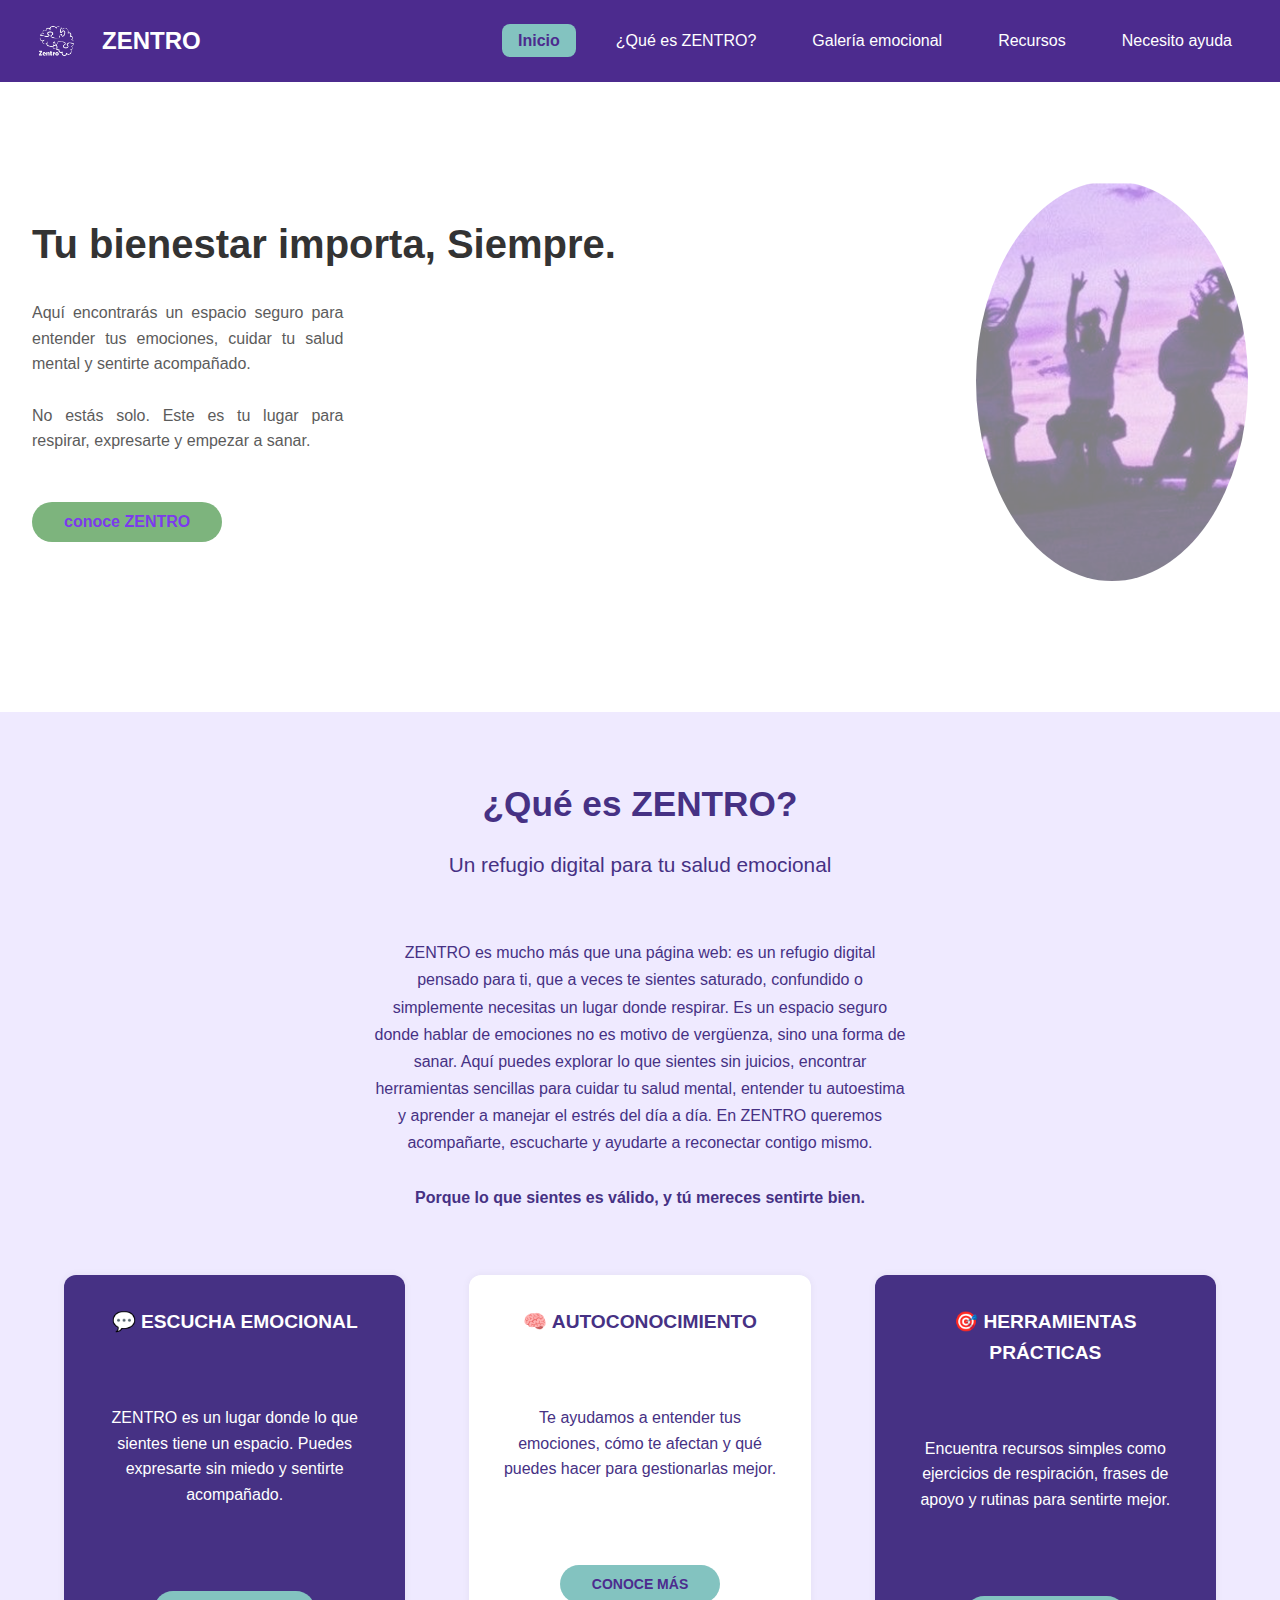
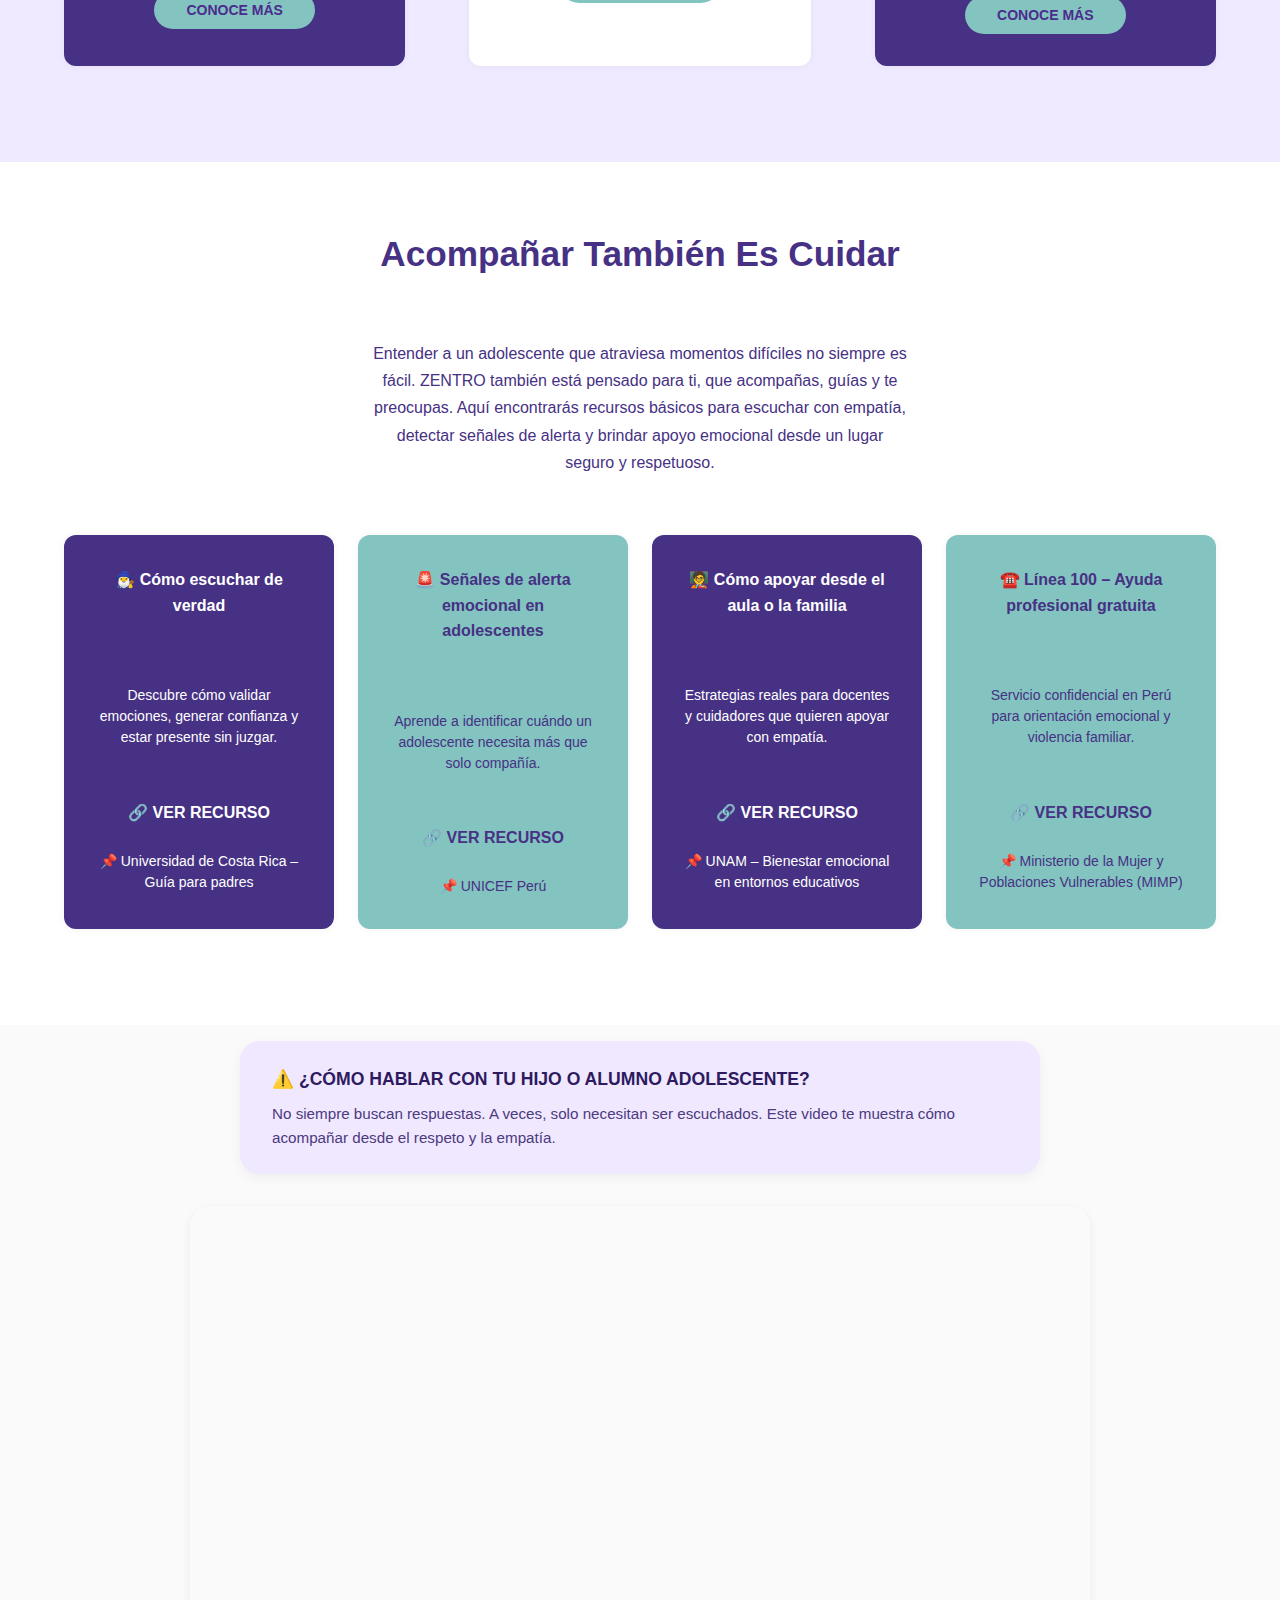
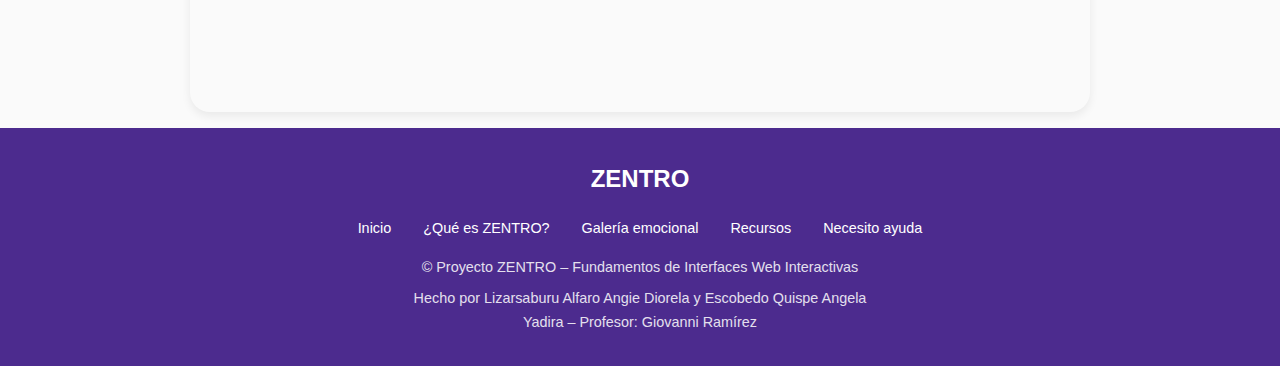
<file: index.html>
<!DOCTYPE html>
<html lang="es">
  <head>
    <meta charset="UTF-8" />
    <meta name="viewport" content="width=device-width, initial-scale=1.0" />
    <title>ZENTRO - Tu bienestar importa, Siempre</title>
    
    <!-- SEO Meta Tags -->
    <meta name="description" content="ZENTRO es una plataforma diseñada para brindarte apoyo emocional y bienestar personal, conectándote con recursos y acompañamiento cuando más lo necesitas." />
    <meta name="keywords" content="apoyo emocional, ayuda emocional, manejo de emociones, salud mental, bienestar adolescente, autoestima, estrés" />
    <meta name="author" content="Lizarsaburu Alfaro Angie Diorela y Escobedo Quispe Angela Yadira" />
    <meta name="robots" content="index, follow" />
    
    <!-- Open Graph Meta Tags -->
    <meta property="og:title" content="ZENTRO - Tu bienestar importa, Siempre" />
    <meta property="og:description" content="Un refugio digital para tu salud emocional. Apoyo, recursos y acompañamiento para adolescentes." />
    <meta property="og:type" content="website" />
    <meta property="og:url" content="https://zentro.com" />
    <meta property="og:image" content="imagenes/logo zentro.png" />
    
    <!-- INSTAGRAM CARDS -->
    <meta name="instagram:card" content="summary_large_image" />
    <meta name="instagram:title" content="ZENTRO" />
    <meta name="instagram:description" content="ZENTRO - una plataforma donde impota tu bienestar." />
    <meta name="instagram:image" content="https://www.instagram.com/zentro.oficial.pe/" />
     
    <!-- TIKTOK CARDS -->
    <meta name="tiktok:card" content="summary_large_image" />
    <meta name="tiktok:title" content="ZENTRO" />
    <meta name="tiktok:description" content="ZENTRO - una plataforma donde impota tu bienestar." />
    <meta name="tiktok:image" content="https://www.tiktok.com/@zentro.pe?_t=ZS-8ySyZ3G5KdO&_r=1" />

    <!-- FACEBOOK CARDS -->
    <meta name="facebook:card" content="summary_large_image" />
    <meta name="facebook:title" content="ZENTRO" />
    <meta name="facebook:description" content="ZENTRO - una plataforma donde impota tu bienestar." />
    <meta name="facebook:image" content="https://www.facebook.com/profile.php?id=61578749731365" />
    
    <!-- Favicon -->
    <link rel="icon" type="image/png" href="imagenes/logo zentro.png" />
    
    <!-- Stylesheet -->
    <link rel="stylesheet" href="estilos/estilos.css" />
    
    
    <!-- Preconnect for performance -->
    <link rel="preconnect" href="https://fonts.googleapis.com" />
    <link rel="preconnect" href="https://fonts.gstatic.com" crossorigin />
  </head>

  <body>
    <div class="grid-container">
      <header class="header">
        <div class="logo">
          <img src="imagenes/logo zentro.png" alt="Logo de ZENTRO - Plataforma de apoyo emocional" />
          <h1 class="titulo-logo">ZENTRO</h1>
        </div>

        <input
          type="checkbox"
          id="nav-toggle"
          class="nav-toggle"
          aria-hidden="true"
        />
        <label
          for="nav-toggle"
          class="nav-toggle-label"
          aria-label="Abrir menú de navegación"
          role="button"
          tabindex="0"
          ><span></span
        ></label>
        
        <nav class="nav" role="navigation" aria-label="Navegación principal">
          <ul>
            <li><a href="index.html" aria-current="page">Inicio</a></li>
            <li><a href="#que-es">¿Qué es ZENTRO?</a></li>
            <li><a href="galeriaEmocional.html">Galería emocional</a></li>
            <li><a href="#recursos">Recursos</a></li>
            <li><a href="necesitoAyuda.html">Necesito ayuda</a></li>
          </ul>
        </nav>
      </header>

      <main>
        <section id="inicio" class="hero" aria-labelledby="hero-title">
          <div class="hero-header">
            <h2 id="hero-title">Tu bienestar importa, Siempre.</h2>
            <p>
              Aquí encontrarás un espacio seguro para entender tus emociones,
              cuidar tu salud mental y sentirte acompañado.
              <br />
              <br />
              No estás solo. Este es tu lugar para respirar, expresarte y empezar a
              sanar.
            </p>
            <a href="#que-es" class="btn" role="button" aria-describedby="hero-title">conoce ZENTRO</a>
          </div>

          <div class="marco-hero">
            <img src="imagenes/FAAS.png" alt="Ilustración representativa de bienestar emocional y apoyo" />
          </div>
        </section>

        <section id="que-es" class="intro" aria-labelledby="intro-title">
          <h2 id="intro-title">¿Qué es ZENTRO?</h2>
          <h3>Un refugio digital para tu salud emocional</h3>
          <br>
          <p>ZENTRO es mucho más que una página web: es un refugio digital pensado para ti, que a veces te sientes saturado, confundido o simplemente necesitas un lugar donde respirar. Es un espacio seguro donde hablar de emociones no es motivo de vergüenza, sino una forma de sanar. Aquí puedes explorar lo que sientes sin juicios, encontrar herramientas sencillas para cuidar tu salud mental, entender tu autoestima y aprender a manejar el estrés del día a día. En ZENTRO queremos acompañarte, escucharte y ayudarte a reconectar contigo mismo. <br><br>
          <strong>Porque lo que sientes es válido, y tú mereces sentirte bien.</strong></p>

          <div id="funcionalidades" class="cards" role="region" aria-labelledby="funcionalidades-title">
            <h3 id="funcionalidades-title" class="sr-only">Funcionalidades principales</h3>
            <article class="cardUno">
              <h4>💬 ESCUCHA EMOCIONAL</h4>
              <br><br>
              <p>ZENTRO es un lugar donde lo que sientes tiene un espacio. Puedes expresarte sin miedo y sentirte acompañado.</p><br><br>
              <a href="#conoce" class="btn" aria-label="Conoce más sobre escucha emocional">CONOCE MÁS</a>
            </article>
            <article class="cardDos">
              <h4>🧠 AUTOCONOCIMIENTO</h4>
              <br><br>
              <p>Te ayudamos a entender tus emociones, cómo te afectan y qué puedes hacer para gestionarlas mejor.</p><br><br>
              <a href="#conoce" class="btn" aria-label="Conoce más sobre autoconocimiento">CONOCE MÁS</a>
            </article>
            <article class="cardTres">
              <h4>🎯 HERRAMIENTAS PRÁCTICAS</h4>
              <br><br>
              <p>Encuentra recursos simples como ejercicios de respiración, frases de apoyo y rutinas para sentirte mejor.</p><br><br>
              <a href="#conoce" class="btn" aria-label="Conoce más sobre herramientas prácticas">CONOCE MÁS</a>
            </article>
          </div>
        </section>

        <section id="recursos" class="recursosTexto" aria-labelledby="recursos-title">
          <h2 id="recursos-title">Acompañar También Es Cuidar</h2>
          <br>
          <p>Entender a un adolescente que atraviesa momentos difíciles no siempre es fácil. ZENTRO también está pensado para ti, que acompañas, guías y te preocupas. Aquí encontrarás recursos básicos para escuchar con empatía, detectar señales de alerta y brindar apoyo emocional desde un lugar seguro y respetuoso.<br><br></p>
          
          <div class="cards-grid" role="region" aria-labelledby="recursos-grid-title">
            <h3 id="recursos-grid-title" class="sr-only">Recursos para acompañantes</h3>
            <article class="cardRecursosUno">
              <h4>🧙‍♂️ Cómo escuchar de verdad</h4>
              <br><br>
              <p>Descubre cómo validar emociones, generar confianza y estar presente sin juzgar.</p><br><br>
              <a href="#" aria-label="Ver recurso sobre cómo escuchar de verdad">🔗 VER RECURSO</a> <br><br>
              <p>📌 Universidad de Costa Rica – Guía para padres</p>
            </article>
            <article class="cardRecursosDos">
              <h4>🚨 Señales de alerta emocional en adolescentes</h4>
              <br><br>
              <p>Aprende a identificar cuándo un adolescente necesita más que solo compañía.</p><br><br>
              <a href="#" aria-label="Ver recurso sobre señales de alerta emocional">🔗 VER RECURSO</a> <br><br>
              <p>📌 UNICEF Perú</p>
            </article>
            <article class="cardRecursosTres">
              <h4>🧑‍🏫 Cómo apoyar desde el aula o la familia</h4>
              <br><br>
              <p>Estrategias reales para docentes y cuidadores que quieren apoyar con empatía.</p><br><br>
              <a href="#" aria-label="Ver recurso sobre apoyo desde el aula o familia">🔗 VER RECURSO</a> <br><br>
              <p>📌 UNAM – Bienestar emocional en entornos educativos</p>
            </article>
            <article class="cardRecursosCuatro">
              <h4>☎️ Línea 100 – Ayuda profesional gratuita</h4>
              <br><br>
              <p>Servicio confidencial en Perú para orientación emocional y violencia familiar.</p><br><br>
              <a href="#" aria-label="Ver información de línea 100">🔗 VER RECURSO</a> <br><br>
              <p>📌 Ministerio de la Mujer y Poblaciones Vulnerables (MIMP)</p>
            </article>
          </div>
        </section>

        <section class="video" aria-labelledby="video-title">
          <h2 id="video-title" class="sr-only">Video educativo</h2>
          <div class="video-info-card">
            <p>⚠️ <strong>¿CÓMO HABLAR CON TU HIJO O ALUMNO ADOLESCENTE?</strong></p>
            <p>No siempre buscan respuestas. A veces, solo necesitan ser escuchados. Este video te muestra cómo acompañar desde el respeto y la empatía.</p>
          </div>

          <div class="video-embed">
            <iframe 
              src="https://www.youtube.com/embed/ndR0JcHK3uE"
              title="Cómo hablar con tu hijo adolescente - Video educativo sobre comunicación empática"
              frameborder="0"
              allowfullscreen
              loading="lazy">
            </iframe>
          </div>
        </section>
      </main>

      <footer class="footer" role="contentinfo">
        <h2>ZENTRO</h2>
        <nav aria-label="Navegación del pie de página">
          <ul>
            <li><a href="index.html">Inicio</a></li>
            <li><a href="#que-es">¿Qué es ZENTRO?</a></li>
            <li><a href="galeriaEmocional.html">Galería emocional</a></li>
            <li><a href="#recursos">Recursos</a></li>
            <li><a href="necesitoAyuda.html">Necesito ayuda</a></li>
          </ul>
        </nav>
        <p>© Proyecto ZENTRO – Fundamentos de Interfaces Web Interactivas</p>
        <p>Hecho por Lizarsaburu Alfaro Angie Diorela y Escobedo Quispe Angela Yadira – Profesor: Giovanni Ramírez</p>
      </footer>
    </div>

    <!-- Clase para lectores de pantalla -->
    <style>
      .sr-only {
        position: absolute;
        width: 1px;
        height: 1px;
        padding: 0;
        margin: -1px;
        overflow: hidden;
        clip: rect(0, 0, 0, 0);
        white-space: nowrap;
        border: 0;
      }
    </style>
  </body>
</html>
</file>
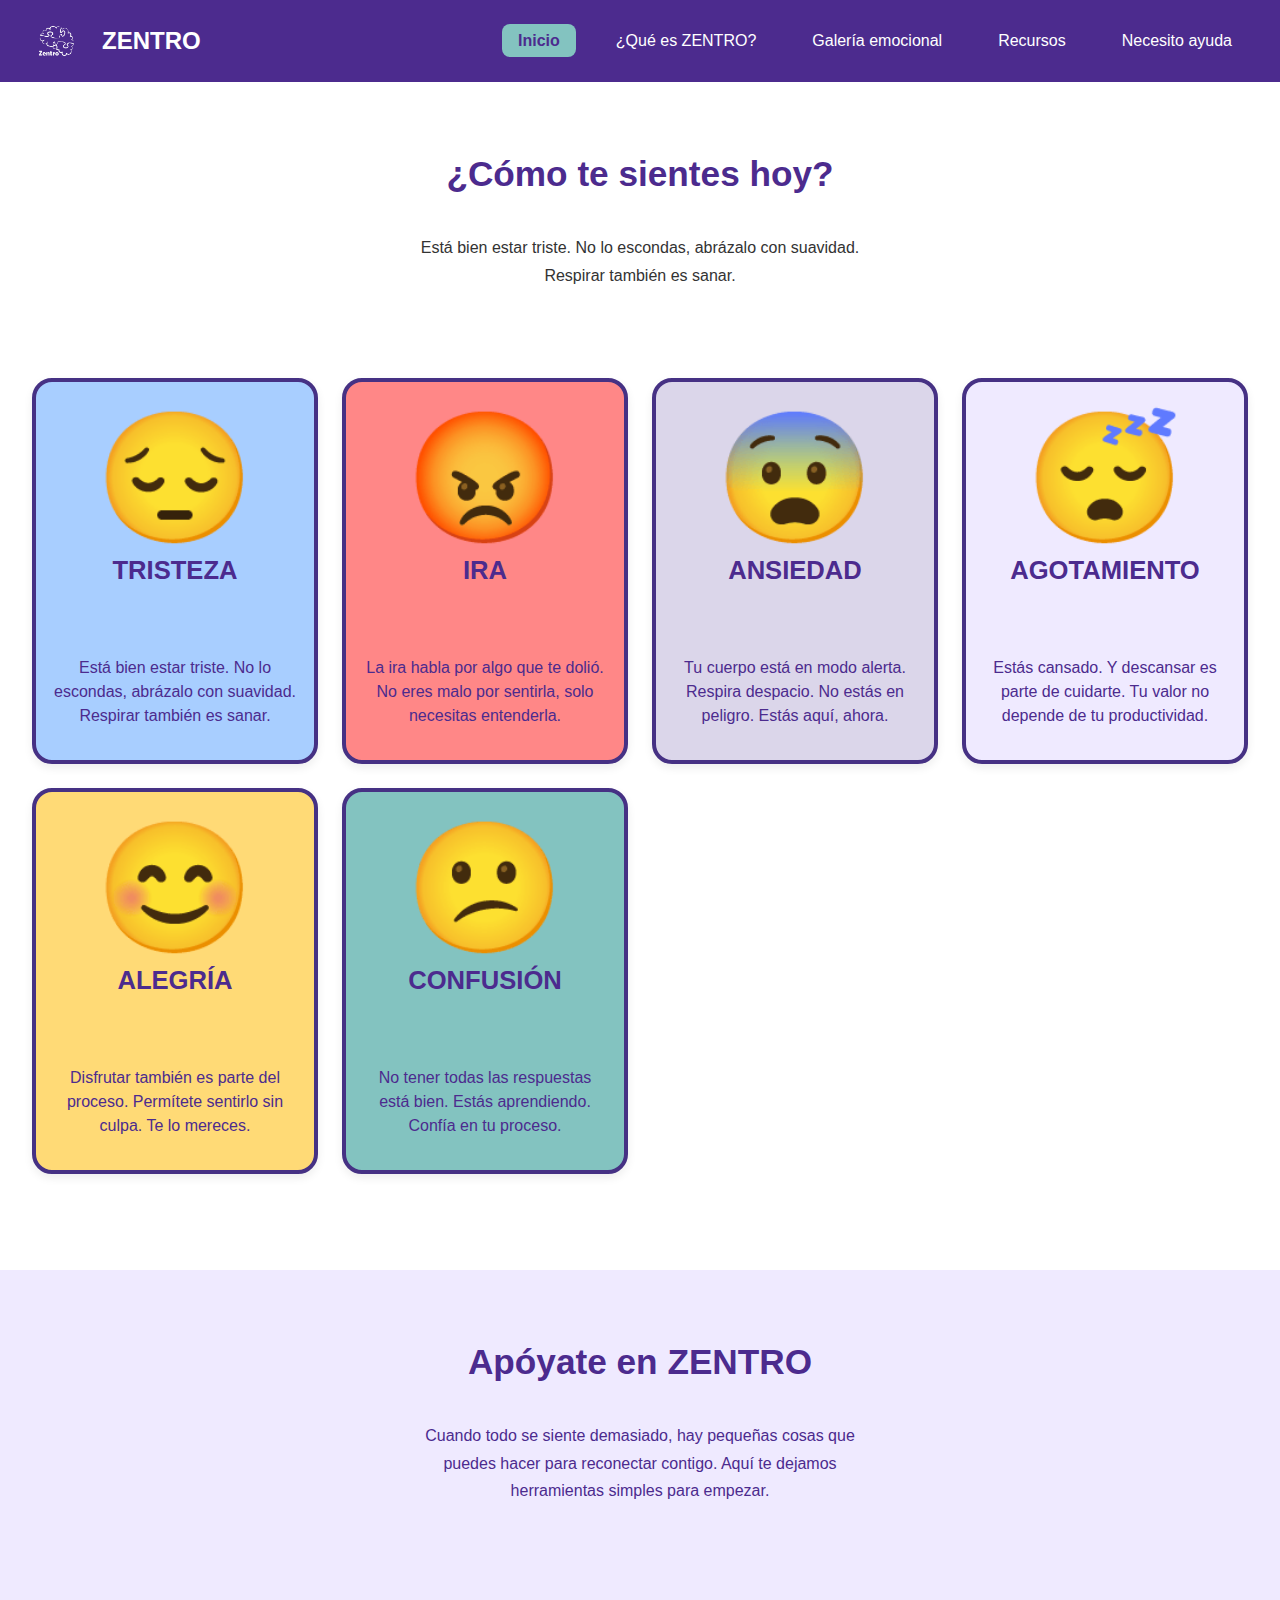
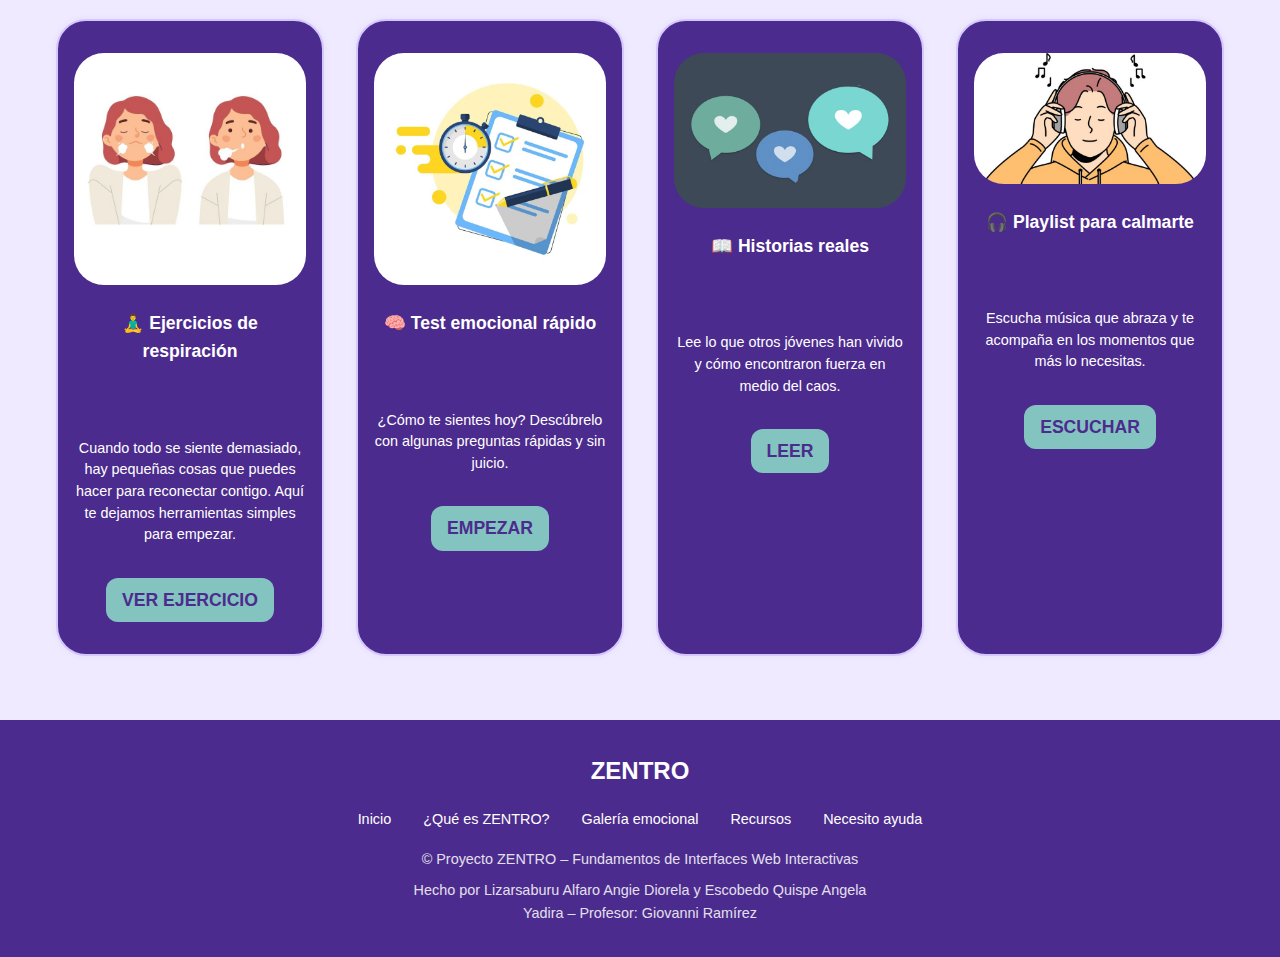
<file: galeriaEmocional.html>
<!DOCTYPE html>
<html lang="es">
  <head>
    <meta charset="UTF-8" />
    <meta name="viewport" content="width=device-width, initial-scale=1.0" />
    <title>ZENTRO - Tu bienestar importa, Siempre</title>
    
    <!-- SEO Meta Tags -->
    <meta name="description" content="ZENTRO es una plataforma diseñada para brindarte apoyo emocional y bienestar personal, conectándote con recursos y acompañamiento cuando más lo necesitas." />
    <meta name="keywords" content="apoyo emocional, ayuda emocional, manejo de emociones, salud mental, bienestar adolescente, autoestima, estrés" />
    <meta name="author" content="Lizarsaburu Alfaro Angie Diorela y Escobedo Quispe Angela Yadira" />
    <meta name="robots" content="index, follow" />
    
    <!-- Open Graph Meta Tags -->
    <meta property="og:title" content="ZENTRO - Tu bienestar importa, Siempre" />
    <meta property="og:description" content="Un refugio digital para tu salud emocional. Apoyo, recursos y acompañamiento para adolescentes." />
    <meta property="og:type" content="website" />
    <meta property="og:url" content="https://zentro.com" />
    <meta property="og:image" content="imagenes/logo zentro.png" />
    
    <!-- INSTAGRAM CARDS -->
    <meta name="instagram:card" content="summary_large_image" />
    <meta name="instagram:title" content="ZENTRO" />
    <meta name="instagram:description" content="ZENTRO - una plataforma donde impota tu bienestar." />
    <meta name="instagram:image" content="https://www.instagram.com/zentro.oficial.pe/" />
     
    <!-- TIKTOK CARDS -->
    <meta name="tiktok:card" content="summary_large_image" />
    <meta name="tiktok:title" content="ZENTRO" />
    <meta name="tiktok:description" content="ZENTRO - una plataforma donde impota tu bienestar." />
    <meta name="tiktok:image" content="https://www.tiktok.com/@zentro.pe?_t=ZS-8ySyZ3G5KdO&_r=1" />

    <!-- FACEBOOK CARDS -->
    <meta name="facebook:card" content="summary_large_image" />
    <meta name="facebook:title" content="ZENTRO" />
    <meta name="facebook:description" content="ZENTRO - una plataforma donde impota tu bienestar." />
    <meta name="facebook:image" content="https://www.facebook.com/profile.php?id=61578749731365" />
    
    <!-- Favicon -->
    <link rel="icon" type="image/png" href="imagenes/logo zentro.png" />
    
    <!-- Stylesheet -->
    <link rel="stylesheet" href="estilos/galeriaEmocional.css" />
    <link rel="stylesheet" href="estilos/estilos.css">
    
    <!-- Preconnect for performance -->
    <link rel="preconnect" href="https://fonts.googleapis.com" />
    <link rel="preconnect" href="https://fonts.gstatic.com" crossorigin />
  </head>

  <body>
    <div class="grid-container">
      <header class="header">
        <div class="logo">
          <img src="imagenes/logo zentro.png" alt="Logo de ZENTRO - Plataforma de apoyo emocional" />
          <h1 class="titulo-logo">ZENTRO</h1>
        </div>

        <input
          type="checkbox"
          id="nav-toggle"
          class="nav-toggle"
          aria-hidden="true"
        />
        <label
          for="nav-toggle"
          class="nav-toggle-label"
          aria-label="Abrir menú de navegación"
          role="button"
          tabindex="0"
          ><span></span
        ></label>
        
        <nav class="nav" role="navigation" aria-label="Navegación principal">
          <ul>
            <li><a href="index.html" aria-current="page">Inicio</a></li>
            <li><a href="#que-es">¿Qué es ZENTRO?</a></li>
            <li><a href="galeriaEmocional.html">Galería emocional</a></li>
            <li><a href="#recursos">Recursos</a></li>
            <li><a href="necesitoAyuda.html">Necesito ayuda</a></li>
          </ul>
        </nav>
      </header>

    <section id="galeria" class="cardsGaleria">
      <h2>¿Cómo te sientes hoy?</h2>
      <p>Está bien estar triste. No lo escondas, abrázalo con suavidad. Respirar también es sanar.</p><br>
      <div class="emociones-grid">
        <article class="emoji-card-uno"><h2 class="emojiEmociones">😔</h2><strong> TRISTEZA </strong><br>
          <p class="textoGaleria">Está bien estar triste. No lo escondas, abrázalo con suavidad. Respirar también es sanar.</p>
        </article>
        <article class="emoji-card-dos"><h2 class="emojiEmociones">😡</h2><strong>IRA</strong><br>
          <p class="textoGaleria">La ira habla por algo que te dolió. No eres malo por sentirla, solo necesitas entenderla.</p>
        </article>
        <article class="emoji-card-tres"><h2 class="emojiEmociones">😨</h2><strong>ANSIEDAD</strong><br>
          <p class="textoGaleria">Tu cuerpo está en modo alerta. Respira despacio. No estás en peligro. Estás aquí, ahora.</p>
        </article>
        <article class="emoji-card-cuatro"><h2 class="emojiEmociones">😴</h2><strong>AGOTAMIENTO</strong><br>
          <p class="textoGaleria">Estás cansado. Y descansar es parte de cuidarte. Tu valor no depende de tu productividad.</p>
        </article>
        <article class="emoji-card-cinco"><h2 class="emojiEmociones">😊</h2><strong>ALEGRÍA</strong><br>
          <p class="textoGaleria">Disfrutar también es parte del proceso. Permítete sentirlo sin culpa. Te lo mereces.</p>
        </article>
        <article class="emoji-card-seis"><h2 class="emojiEmociones">😕</h2><strong>CONFUSIÓN</strong><br>
          <p class="textoGaleria">No tener todas las respuestas está bien. Estás aprendiendo. Confía en tu proceso.</p>
        </article>
      </div>
    </section>

    <section class="apoyate">
      <h2>Apóyate en ZENTRO</h2>
      <p>Cuando todo se siente demasiado, hay pequeñas cosas que puedes hacer para reconectar contigo.
        Aquí te dejamos herramientas simples para empezar.</p><br><br>
      <div class="apoyo-grid">
        <article class="apoyo-card">
          <img class="imagenEjercicios" src="imagenes/4a9100c87bdaac3ac57a6027df6ffc81.jpg" alt="">
            <strong>🧘‍♂️ Ejercicios de respiración</strong> <br><br>
              <p class="textoApoyo">Cuando todo se siente demasiado, hay pequeñas cosas que puedes hacer para reconectar contigo. Aquí te dejamos herramientas simples para empezar.</p>
                <a href="#ver" class="btn">VER EJERCICIO</a>
        </article>
        <article class="apoyo-card">
          <img class="imagenEjercicios" src="imagenes/49adb256c3f2696c8cc8e6f8f2c9c9b4.jpg" alt="">
            <strong>🧠 Test emocional rápido</strong> <br><br>
              <p class="textoApoyo">¿Cómo te sientes hoy? Descúbrelo con algunas preguntas rápidas y sin juicio.</p>
                <a href="#ver" class="btn">EMPEZAR</a>
        </article>
        <article class="apoyo-card">
          <img class="imagenEjercicios" src="imagenes/a1fb38b0368dd4bfc258ead4e55c493c.jpg" alt="">
            <strong>📖 Historias reales</strong> <br><br>
              <p class="textoApoyo">Lee lo que otros jóvenes han vivido y cómo encontraron fuerza en medio del caos.</p>
                <a href="#ver" class="btn">LEER</a>
        </article>
        <article class="apoyo-card">
          <img class="imagenEjercicios" src="imagenes/560e21ae0bfa7fa8004e9d2d1fbc2df5.jpg" alt="">
            <strong>🎧 Playlist para calmarte</strong> <br><br>
              <p class="textoApoyo">Escucha música que abraza y te acompaña en los momentos que más lo necesitas.</p>
                <a href="#ver" class="btn">ESCUCHAR</a>
        </article>
      </div>
    </section>

   <footer class="footer" role="contentinfo">
        <h2>ZENTRO</h2>
        <nav aria-label="Navegación del pie de página">
          <ul>
            <li><a href="index.html">Inicio</a></li>
            <li><a href="#que-es">¿Qué es ZENTRO?</a></li>
            <li><a href="galeriaEmocional.html">Galería emocional</a></li>
            <li><a href="#recursos">Recursos</a></li>
            <li><a href="necesitoAyuda.html">Necesito ayuda</a></li>
          </ul>
        </nav>
        <p>© Proyecto ZENTRO – Fundamentos de Interfaces Web Interactivas</p>
        <p>Hecho por Lizarsaburu Alfaro Angie Diorela y Escobedo Quispe Angela Yadira – Profesor: Giovanni Ramírez</p>
      </footer>
  </main>
</body>
</html>
</file>
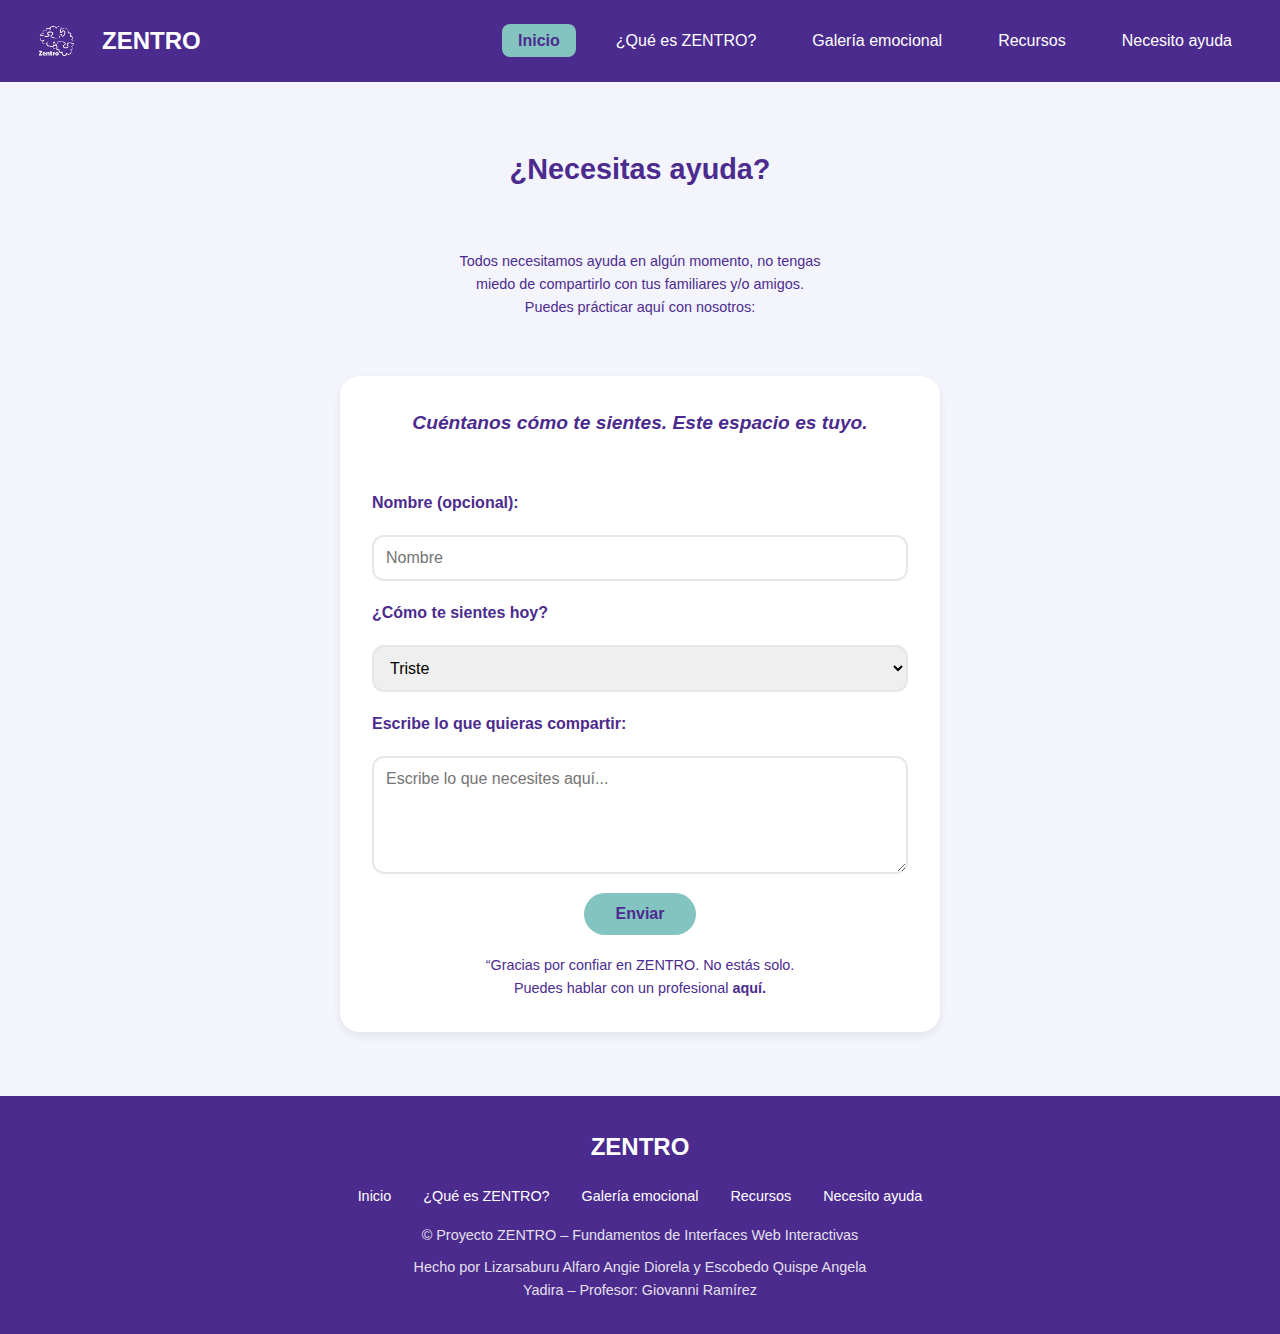
<file: necesitoAyuda.html>
<!DOCTYPE html>
<html lang="es">
  <head>
    <meta charset="UTF-8" />
    <meta name="viewport" content="width=device-width, initial-scale=1.0" />
    <title>ZENTRO - Tu bienestar importa, Siempre</title>
    
    <!-- SEO Meta Tags -->
    <meta name="description" content="ZENTRO es una plataforma diseñada para brindarte apoyo emocional y bienestar personal, conectándote con recursos y acompañamiento cuando más lo necesitas." />
    <meta name="keywords" content="apoyo emocional, ayuda emocional, manejo de emociones, salud mental, bienestar adolescente, autoestima, estrés" />
    <meta name="author" content="Lizarsaburu Alfaro Angie Diorela y Escobedo Quispe Angela Yadira" />
    <meta name="robots" content="index, follow" />
    
    <!-- Open Graph Meta Tags -->
    <meta property="og:title" content="ZENTRO - Tu bienestar importa, Siempre" />
    <meta property="og:description" content="Un refugio digital para tu salud emocional. Apoyo, recursos y acompañamiento para adolescentes." />
    <meta property="og:type" content="website" />
    <meta property="og:url" content="https://zentro.com" />
    <meta property="og:image" content="imagenes/logo zentro.png" />
    
      <!-- INSTAGRAM CARDS -->
    <meta name="instagram:card" content="summary_large_image" />
    <meta name="instagram:title" content="ZENTRO" />
    <meta name="instagram:description" content="ZENTRO - una plataforma donde impota tu bienestar." />
    <meta name="instagram:image" content="https://www.instagram.com/zentro.oficial.pe/" />
     
    <!-- TIKTOK CARDS -->
    <meta name="tiktok:card" content="summary_large_image" />
    <meta name="tiktok:title" content="ZENTRO" />
    <meta name="tiktok:description" content="ZENTRO - una plataforma donde impota tu bienestar." />
    <meta name="tiktok:image" content="https://www.tiktok.com/@zentro.pe?_t=ZS-8ySyZ3G5KdO&_r=1" />

    <!-- FACEBOOK CARDS -->
    <meta name="facebook:card" content="summary_large_image" />
    <meta name="facebook:title" content="ZENTRO" />
    <meta name="facebook:description" content="ZENTRO - una plataforma donde impota tu bienestar." />
    <meta name="facebook:image" content="https://www.facebook.com/profile.php?id=61578749731365" />
    
    <!-- Favicon -->
    <link rel="icon" type="image/png" href="imagenes/logo zentro.png" />
    
    <!-- Stylesheet -->
    <link rel="stylesheet" href="estilos/estilos.css" />
    <link rel="stylesheet" href="estilos/necesitoAyuda.css">
    
    <!-- Preconnect for performance -->
    <link rel="preconnect" href="https://fonts.googleapis.com" />
    <link rel="preconnect" href="https://fonts.gstatic.com" crossorigin />
  </head>

  <body>
    <div class="grid-container">
      <header class="header">
        <div class="logo">
          <img src="imagenes/logo zentro.png" alt="Logo de ZENTRO - Plataforma de apoyo emocional" />
          <h1 class="titulo-logo">ZENTRO</h1>
        </div>

        <input
          type="checkbox"
          id="nav-toggle"
          class="nav-toggle"
          aria-hidden="true"
        />
        <label
          for="nav-toggle"
          class="nav-toggle-label"
          aria-label="Abrir menú de navegación"
          role="button"
          tabindex="0"
          ><span></span
        ></label>
        
        <nav class="nav" role="navigation" aria-label="Navegación principal">
          <ul>
            <li><a href="index.html" aria-current="page">Inicio</a></li>
            <li><a href="#que-es">¿Qué es ZENTRO?</a></li>
            <li><a href="galeriaEmocional.html">Galería emocional</a></li>
            <li><a href="#recursos">Recursos</a></li>
            <li><a href="necesitoAyuda.html">Necesito ayuda</a></li>
          </ul>
        </nav>
      </header>

    <section class="formulario">
      <h2><strong>¿Necesitas ayuda?</strong></h2><br>
      <p>Todos necesitamos ayuda en algún momento, no tengas miedo de compartirlo con tus familiares y/o amigos. <br> Puedes prácticar aquí con nosotros:</p><br>
      <form>
        <h3><em>Cuéntanos cómo te sientes. Este espacio es tuyo.</em></h2>
        <label for="nombre">Nombre (opcional):</label>
        <input type="text" id="nombre" name="nombre" placeholder="Nombre" />

        <label for="estado">¿Cómo te sientes hoy?</label>
        <select id="estado" name="estado">
          <option value="triste">Triste</option>
          <option value="molesto">Molesto</option>
          <option value="ansioso">Ansioso</option>
          <option value="agotado">Agotado</option>
          <option value="feliz">Feliz</option>
          <option value="confundido">Confundido</option>
        </select>

        <label for="mensaje">Escribe lo que quieras compartir:</label>
        <textarea id="mensaje" name="mensaje" rows="5" placeholder="Escribe lo que necesites aquí..."></textarea>

        <button type="submit">Enviar</button>
        <p>“Gracias por confiar en ZENTRO. No estás solo.<br>Puedes hablar con un profesional <a href=""><strong>aquí.</strong></a></p>
      </form>
    </section>

    <footer class="footer" role="contentinfo">
        <h2>ZENTRO</h2>
        <nav aria-label="Navegación del pie de página">
          <ul>
            <li><a href="index.html">Inicio</a></li>
            <li><a href="#que-es">¿Qué es ZENTRO?</a></li>
            <li><a href="galeriaEmocional.html">Galería emocional</a></li>
            <li><a href="#recursos">Recursos</a></li>
            <li><a href="necesitoAyuda.html">Necesito ayuda</a></li>
          </ul>
        </nav>
        <p>© Proyecto ZENTRO – Fundamentos de Interfaces Web Interactivas</p>
        <p>Hecho por Lizarsaburu Alfaro Angie Diorela y Escobedo Quispe Angela Yadira – Profesor: Giovanni Ramírez</p>
      </footer>
  </main>
</body>
</html>
</file>
<file: estilos/estilos.css>
/* VARIABLES DE RAÍZ */
:root {
  --color-primary: #4c2b8e;
  --color-secondary: #7c3aed;
  --color-accent: #83C3C0;
  --color-white: #ffffff;
  --color-background: #fafafa;
  --color-text: #333;
  --color-light-purple: #EFEAFF;
  --color-purple-text: #463184;
  --color-light-blue: #A8CEFF;
  --color-light-red: #FF8787;
  --color-light-gray: #DBD6EA;
  --color-light-yellow: #FFDA76;
  --font-family: "Poppins", sans-serif;
  --border-radius-small: 0.5rem;
  --border-radius-medium: 0.75rem;
  --border-radius-large: 1.25rem;
  --border-radius-xl: 1.875rem;
  --shadow-light: 0 0 0.5rem rgba(0, 0, 0, 0.05);
  --shadow-medium: 0 0.25rem 0.625rem rgba(0, 0, 0, 0.07);
  --transition-base: all 0.3s ease;
  --spacing-xs: 0.5rem;
  --spacing-sm: 1rem;
  --spacing-md: 2rem;
  --spacing-lg: 4rem;
}

/* RESET Y BASE */
* {
  margin: 0;
  padding: 0;
  box-sizing: border-box;
}

body {
  font-family: var(--font-family);
  background-color: var(--color-background);
  color: var(--color-text);
  line-height: 1.6;
  font-size: clamp(0.875rem, 2.5vw, 1rem);
}

.grid-container {
  display: grid;
  grid-template-areas:
    "header"
    "hero"
    "intro"
    "funcionalidades"
    "recursos"
    "video"
    "footer";
  min-height: 100vh;
}

/* UTILIDADES */
.sr-only {
  position: absolute;
  width: 1px;
  height: 1px;
  padding: 0;
  margin: -1px;
  overflow: hidden;
  clip: rect(0, 0, 0, 0);
  white-space: nowrap;
  border: 0;
}

/* HEADER Y MENÚ */
.header {
  grid-area: header;
  width: 100vw;
  background-color: var(--color-primary);
  color: var(--color-white);
  display: flex;
  align-items: center;
  justify-content: space-between;
  padding: var(--spacing-sm) var(--spacing-md);
  position: relative;
  z-index: 1000;

  .logo {
    font-size: clamp(1.2rem, 3vw, 1.8rem);
    font-weight: bold;
    width: clamp(2.5rem, 5vw, 3.125rem);
    height: clamp(2.5rem, 5vw, 3.125rem);
    display: flex;
    align-items: center;
    gap: clamp(1rem, 3vw, 1.25rem);
    
    img {
      width: 100%;
      height: 100%;
      object-fit: contain;
    }
    
    .titulo-logo {
      color: var(--color-white);
      font-size: clamp(1rem, 2.5vw, 1.5rem);
    }
  }

  .nav-toggle {
    display: none;

    &:checked + .nav-toggle-label {
      position: absolute;
      top: var(--spacing-sm);
      right: var(--spacing-md);
      z-index: 999;
      
      &::before {
        transform: translateY(0.625rem) rotate(45deg);
      }
      
      &::after {
        transform: translateY(-0.625rem) rotate(-45deg);
      }
      
      span {
        opacity: 0;
      }
    }

    &:checked ~ .nav {
      display: flex;
      flex-direction: column;
      position: absolute;
      top: 100%;
      left: 0;
      width: 100%;
      background-color: var(--color-primary);
      z-index: 998;
      box-shadow: var(--shadow-medium);
    }
  }

  .nav-toggle-label {
    display: none;
    cursor: pointer;
    width: 2rem;
    height: 1.5rem;
    position: relative;

    &:hover span,
    &:hover::before,
    &:hover::after {
      background-color: var(--color-accent);
    }

    span,
    &::before,
    &::after {
      content: "";
      position: absolute;
      width: 2rem;
      height: 0.25rem;
      background: var(--color-white);
      border-radius: 0.125rem;
      transition: var(--transition-base);
    }

    span {
      top: 0.625rem;
    }

    &::before {
      top: 0;
    }

    &::after {
      bottom: 0;
    }
  }

  .nav {
    display: flex;

    ul {
      list-style: none;
      display: flex;
      gap: clamp(1rem, 2vw, 1.5rem);
      align-items: center;

      li {
        a {
          color: var(--color-white);
          text-decoration: none;
          font-weight: 500;
          padding: var(--spacing-xs) var(--spacing-sm);
          border-radius: var(--border-radius-small);
          transition: var(--transition-base);
          font-size: clamp(0.875rem, 2vw, 1rem);
          position: relative;

          &:hover,
          &:focus {
            background-color: var(--color-secondary);
            border: 1px solid var(--color-white);
            font-weight: bold;
            outline: none;
          }

          &[aria-current="page"] {
            background-color: var(--color-accent);
            color: var(--color-primary);
            font-weight: bold;
          }
        }
      }
    }
  }

  /* RESPONSIVE STYLES */
  @media (max-width: 48rem) { /* 768px */
    padding: var(--spacing-sm);

    .nav-toggle-label {
      display: block;
    }

    .nav {
      display: none;
      width: 100%;

      ul {
        flex-direction: column;
        align-items: center;
        padding: var(--spacing-sm) 0;
        gap: var(--spacing-sm);
        width: 100%;

        li {
          width: 100%;
          text-align: center;

          a {
            display: block;
            width: 100%;
            padding: var(--spacing-sm);
            font-size: 1.1rem;
          }
        }
      }
    }
  }
}

/* HERO */
.hero {
  grid-area: hero;
  background-color: var(--color-white);
  display: grid;
  grid-template-columns: 1fr min(17rem, 40vw);
  grid-template-rows: 1fr auto;
  gap: var(--spacing-md);
  padding: var(--spacing-md);
  align-items: center;
  min-height: 70vh;
  
  .hero-header {
    display: flex;
    flex-direction: column;
    gap: var(--spacing-sm);
    
    h2 {
      font-size: clamp(1.5rem, 5vw, 2.5rem);
      font-weight: bold;
      line-height: 1.2;
      margin-bottom: var(--spacing-sm);
    }
    
    p {
      font-size: clamp(0.875rem, 2.5vw, 1rem);
      text-align: justify;
      font-weight: 500;
      opacity: 0.8;
      margin-bottom: var(--spacing-md);
      max-width: 35ch;
    }
    
    .btn {
      display: inline-flex;
      justify-content: center;
      align-items: center;
      width: fit-content;
      min-width: 8rem;
      height: 2.5rem;
      text-decoration: none;
      background-color: rgb(125, 180, 125);
      color: var(--color-secondary);
      font-size: clamp(0.875rem, 2.5vw, 1rem);
      font-weight: bold;
      border-radius: var(--border-radius-xl);
      transition: var(--transition-base);
      padding: 0 var(--spacing-md);
      
      &:hover,
      &:focus {
        background-color: var(--color-secondary);
        color: var(--color-white);
        border: 3px solid #08f10c;
        outline: none;
        transform: translateY(-2px);
      }
    }
  }
  
  .marco-hero {
    width: 100%;
    height: 100%;
    max-height: 25rem;
    overflow: hidden;
    border-radius: 50%;
    position: relative;
    aspect-ratio: 1;
    
    img {
      width: 100%;
      height: 100%;
      opacity: 0.5;
      object-fit: cover;
      transition: var(--transition-base);
    }

    &:hover img {
      opacity: 0.8;
      transform: scale(1.05);
    }
  }

  /* RESPONSIVE STYLES */
  @media (max-width: 48rem) { /* 768px */
    grid-template-columns: 1fr;
    grid-template-rows: auto auto;
    text-align: center;
    gap: var(--spacing-md);
    padding: var(--spacing-md) var(--spacing-sm);

    .hero-header {
      order: 1;
      
      p {
        max-width: none;
        text-align: center;
      }
    }

    .marco-hero {
      order: 2;
      max-width: 15rem;
      justify-self: center;
    }
  }

  @media (max-width: 30rem) { /* 480px */
    padding: var(--spacing-sm);
    
    .marco-hero {
      max-width: 12rem;
    }
  }
}

/* INTRO */
.intro {
  color: var(--color-purple-text);
  grid-area: intro;
  padding: var(--spacing-lg) var(--spacing-md);
  background-color: var(--color-light-purple);
  text-align: center;

  h2 {
    font-size: clamp(1.5rem, 4vw, 2.2rem);
    margin-bottom: var(--spacing-sm);
  }

  h3 {
    font-size: clamp(1.1rem, 3vw, 1.3rem);
    margin-bottom: var(--spacing-md);
    font-weight: 400;
  }

  p {
    font-size: clamp(0.875rem, 2.5vw, 1rem);
    max-width: 60ch;
    margin: 0 auto var(--spacing-md);
    line-height: 1.7;
  }

  /* RESPONSIVE STYLES */
  @media (max-width: 48rem) {
    padding: var(--spacing-md) var(--spacing-sm);
  }
}

/* FUNCIONALIDADES */
.cards {
  display: grid;
  grid-template-columns: repeat(auto-fit, minmax(min(15.625rem, 100%), 1fr));
  gap: clamp(2rem, 5vw, 5.5rem);
  padding: var(--spacing-md);

  .cardUno,
  .cardDos,
  .cardTres {
    padding: var(--spacing-md);
    border-radius: var(--border-radius-medium);
    text-align: center;
    box-shadow: var(--shadow-light);
    font-weight: bold;
    transition: var(--transition-base);

    &:hover {
      transform: translateY(-5px);
      box-shadow: var(--shadow-medium);
    }

    h4 {
      font-size: clamp(1rem, 2.5vw, 1.2rem);
      margin-bottom: var(--spacing-sm);
    }

    p {
      font-size: clamp(0.875rem, 2vw, 1rem);
      line-height: 1.6;
      font-weight: 400;
    }

    .btn {
      display: inline-block;
      padding: var(--spacing-xs) var(--spacing-md);
      text-decoration: none;
      background-color: var(--color-accent);
      color: var(--color-primary);
      border-radius: var(--border-radius-xl);
      font-size: 0.875rem;
      font-weight: bold;
      transition: var(--transition-base);

      &:hover,
      &:focus {
        background-color: var(--color-primary);
        color: var(--color-white);
        outline: none;
        transform: scale(1.05);
      }
    }
  }

  .cardUno,
  .cardTres {
    background: var(--color-purple-text);
    color: var(--color-white);
  }

  .cardDos {
    background: var(--color-white);
    color: var(--color-purple-text);
  }

  /* RESPONSIVE STYLES */
  @media (max-width: 48rem) {
    grid-template-columns: 1fr;
    gap: var(--spacing-md);
    padding: var(--spacing-md) var(--spacing-sm);
  }
}

/* RECURSOS */
.recursosTexto {
  color: var(--color-purple-text);
  padding: var(--spacing-lg) var(--spacing-md);
  background-color: var(--color-white);
  text-align: center;

  h2 {
    font-size: clamp(1.5rem, 4vw, 2.2rem);
    margin-bottom: var(--spacing-md);
  }

  p {
    font-size: clamp(0.875rem, 2.5vw, 1rem);
    max-width: 60ch;
    margin: 0 auto;
    line-height: 1.7;
  }

  /* RESPONSIVE STYLES */
  @media (max-width: 48rem) {
    padding: var(--spacing-md) var(--spacing-sm);
  }
}

.cards-grid {
  grid-area: recursos;
  display: grid;
  grid-template-columns: repeat(auto-fit, minmax(min(15.625rem, 100%), 1fr));
  gap: clamp(1rem, 3vw, 1.5rem);
  padding: var(--spacing-md);

  .cardRecursosUno,
  .cardRecursosDos,
  .cardRecursosTres,
  .cardRecursosCuatro {
    padding: var(--spacing-md);
    border-radius: var(--border-radius-medium);
    text-align: center;
    box-shadow: var(--shadow-light);
    font-weight: bold;
    transition: var(--transition-base);

    &:hover {
      transform: translateY(-3px);
      box-shadow: var(--shadow-medium);
    }

    h4 {
      font-size: clamp(0.875rem, 2.5vw, 1rem);
      margin-bottom: var(--spacing-sm);
    }

    p {
      font-size: clamp(0.8rem, 2vw, 0.875rem);
      line-height: 1.5;
      font-weight: 400;
    }

    a {
      color: inherit;
      text-decoration: none;
      font-weight: bold;
      transition: var(--transition-base);

      &:hover,
      &:focus {
        text-decoration: underline;
        outline: none;
      }
    }
  }

  .cardRecursosUno,
  .cardRecursosTres {
    background: var(--color-purple-text);
    color: var(--color-white);
  }

  .cardRecursosDos,
  .cardRecursosCuatro {
    background: var(--color-accent);
    color: var(--color-purple-text);
  }

  /* RESPONSIVE STYLES */
  @media (max-width: 48rem) {
    grid-template-columns: 1fr;
    gap: var(--spacing-sm);
    padding: var(--spacing-md) var(--spacing-sm);
  }

  @media (max-width: 30rem) {
    padding: var(--spacing-sm);
  }
}

/* VIDEO */
.video {
  padding: var(--spacing-sm) var(--spacing-md);
  background-color: var(--color-background);
  width: 100%;

  .video-info-card {
    background-color: #efe8ff;
    color: #2e1a5f;
    border-radius: var(--border-radius-large);
    padding: clamp(1rem, 3vw, 1.5rem) clamp(1.5rem, 4vw, 2rem);
    max-width: 100%;
    margin: 0 auto var(--spacing-md) auto;
    box-shadow: 0 0.25rem 0.75rem rgba(0,0,0,0.05);
    text-align: left;
    font-size: clamp(0.875rem, 2.5vw, 1rem);

    p:first-child {
      font-weight: 700;
      font-size: clamp(1rem, 2.5vw, 1.1rem);
      margin-bottom: var(--spacing-xs);
    }

    p:last-child {
      font-size: clamp(0.8rem, 2vw, 0.95rem);
      color: #4d3a80;
      line-height: 1.6;
    }
  }

  .video-embed {
    width: 100%;
    max-width: 100%;
    aspect-ratio: 16 / 9;
    overflow: hidden;
    border-radius: var(--border-radius-large);
    margin: 0 auto;
    box-shadow: var(--shadow-medium);

    iframe {
      width: 100%;
      height: 100%;
      border: none;
      border-radius: var(--border-radius-large);
    }
  }

  /* RESPONSIVE STYLES */
  @media (min-width: 48rem) {
    .video-info-card {
      max-width: 90%;
    }

    .video-embed {
      max-width: 90%;
    }
  }

  @media (min-width: 64rem) {
    .video-info-card {
      max-width: 50rem;
    }

    .video-embed {
      max-width: 56.25rem;
    }
  }

  @media (max-width: 48rem) {
    padding: var(--spacing-sm);
  }
}

/* .. */

/* APOYO */
.apoyate {
  padding: var(--spacing-lg) var(--spacing-md);
  background-color: var(--color-light-purple);
  text-align: center;
  color: var(--color-primary);

  h2 {
    font-size: clamp(1.5rem, 4vw, 2.2rem);
    margin-bottom: var(--spacing-md);
    color: var(--color-primary);
    font-weight: 700;
  }

  > p {
    font-size: clamp(0.875rem, 2.5vw, 1rem);
    max-width: 50ch;
    margin: 0 auto var(--spacing-lg);
    line-height: 1.7;
  }

  .apoyo-grid {
    display: grid;
    grid-template-columns: repeat(auto-fit, minmax(min(13.75rem, 100%), 1fr));
    gap: clamp(1rem, 4vw, 2rem);
    padding: 0 var(--spacing-sm);
    max-width: 75rem;
    margin: 0 auto;

    .apoyo-card {
      background-color: var(--color-primary);
      border: 2px solid #d4c6ff;
      padding: clamp(1rem, 4vw, 2rem) var(--spacing-sm);
      border-radius: var(--border-radius-xl);
      font-size: clamp(0.9rem, 2.5vw, 1.1rem);
      font-weight: 600;
      color: var(--color-white);
      box-shadow: var(--shadow-light);
      transition: var(--transition-base);

      &:hover {
        transform: scale(1.02);
        background-color: var(--color-accent);
        color: var(--color-primary);
        box-shadow: var(--shadow-medium);
      }

      strong {
        display: block;
        margin-bottom: var(--spacing-sm);
      }

      .btn {
        display: inline-block;
        margin-top: var(--spacing-sm);
        padding: var(--spacing-xs) var(--spacing-sm);
        background-color: var(--color-accent);
        color: var(--color-primary);
        text-decoration: none;
        border-radius: var(--border-radius-medium);
        font-weight: bold;
        transition: var(--transition-base);

        &:hover,
        &:focus {
          background-color: var(--color-white);
          transform: translateY(-2px);
          outline: none;
        }
      }
    }

    .imagenEjercicios {
      max-width: 100%;
      height: auto;
      border-radius: var(--border-radius-xl);
      margin-bottom: var(--spacing-sm);
    }

    .textoApoyo {
      font-weight: 400;
      font-size: clamp(0.8rem, 2vw, 0.9rem);
      line-height: 1.5;
      margin-bottom: var(--spacing-sm);
    }
  }

  /* RESPONSIVE STYLES */
  @media (max-width: 48rem) {
    padding: var(--spacing-md) var(--spacing-sm);

    .apoyo-grid {
      grid-template-columns: 1fr;
      gap: var(--spacing-sm);
    }
  }
}

/* .. */

/* FOOTER */
.footer {
  grid-area: footer;
  background-color: var(--color-primary);
  color: var(--color-white);
  text-align: center;
  padding: var(--spacing-md);

  h2 {
    font-size: clamp(1.2rem, 3vw, 1.5rem);
    margin-bottom: var(--spacing-sm);
  }

  nav {
    margin: var(--spacing-sm) 0;

    ul {
      list-style: none;
      display: flex;
      justify-content: center;
      gap: clamp(0.5rem, 2vw, 1rem);
      flex-wrap: wrap;
      margin: 0;
      padding: 0;

      li {
        a {
          color: var(--color-white);
          text-decoration: none;
          font-weight: 500;
          padding: var(--spacing-xs);
          border-radius: var(--border-radius-small);
          transition: var(--transition-base);
          font-size: clamp(0.8rem, 2vw, 0.9rem);

          &:hover,
          &:focus {
            text-decoration: underline;
            background-color: var(--color-secondary);
            outline: none;
          }
        }
      }
    }
  }

  p {
    font-size: clamp(0.75rem, 1.8vw, 0.9rem);
    opacity: 0.85;
    line-height: 1.6;
    max-width: 60ch;
    margin: var(--spacing-xs) auto 0;

    &:not(:last-child) {
      margin-bottom: var(--spacing-xs);
    }
  }

  /* RESPONSIVE STYLES */
  @media (max-width: 48rem) {
    nav ul {
      flex-direction: column;
      gap: var(--spacing-xs);

      li a {
        display: block;
        padding: var(--spacing-xs) var(--spacing-sm);
      }
    }
  }
}

/* RESPONSIVE UTILITIES */
@media (max-width: 30rem) { /* 480px */
  :root {
    --spacing-md: 1.5rem;
    --spacing-lg: 2.5rem;
  }
}

@media (max-width: 25rem) { /* 400px */
  :root {
    --spacing-sm: 0.75rem;
    --spacing-md: 1rem;
    --spacing-lg: 2rem;
  }
}

/* FOCUS STYLES PARA ACCESIBILIDAD */
*:focus-visible {
  outline: 2px solid var(--color-accent);
  outline-offset: 2px;
}

/* MEJORAS DE PERFORMANCE */
@media (prefers-reduced-motion: reduce) {
  *,
  *::before,
  *::after {
    animation-duration: 0.01ms !important;
    animation-iteration-count: 1 !important;
    transition-duration: 0.01ms !important;
  }
}
</file>
<file: estilos/galeriaEmocional.css>
/* GALERÍA EMOCIONAL */
#galeria {
  padding: var(--spacing-lg) var(--spacing-md);
  background-color: var(--color-white);
  text-align: center;

  h2 {
    font-size: clamp(1.5rem, 4vw, 2.2rem);
    margin-bottom: var(--spacing-md);
    color: var(--color-primary);
    font-weight: 700;
  }

  > p {
    font-size: clamp(0.875rem, 2.5vw, 1rem);
    max-width: 50ch;
    margin: 0 auto var(--spacing-md);
    line-height: 1.7;
  }

  .emociones-grid {
    display: grid;
    grid-template-columns: repeat(auto-fit, minmax(min(15.625rem, 100%), 1fr));
    gap: clamp(1rem, 3vw, 1.5rem);
    padding: var(--spacing-md) 0;
 
    .emojiEmociones {
      font-size: clamp(4rem, 10vw, 9rem);
      text-align: center;
      margin: 0;
      line-height: 1;
    }

    .textoGaleria {
      font-size: clamp(0.8rem, 2vw, 1rem);
      font-weight: 400;
      line-height: 1.5;
      margin-top: var(--spacing-sm);
    }

    .emoji-card-uno,
    .emoji-card-dos,
    .emoji-card-tres,
    .emoji-card-cuatro,
    .emoji-card-cinco,
    .emoji-card-seis {
      border: 4px solid var(--color-purple-text);
      border-radius: var(--border-radius-large);
      padding: clamp(1rem, 4vw, 2rem) var(--spacing-sm);
      font-size: clamp(1rem, 3vw, 1.6rem);
      font-weight: bold;
      color: var(--color-primary);
      box-shadow: var(--shadow-medium);
      transition: var(--transition-base);

      h2 {
        margin-bottom: var(--spacing-xs);
      }

      strong {
        display: block;
        margin-bottom: var(--spacing-xs);
      }

      &:hover {
        background-color: #ebe5ff;
        transform: translateY(-5px);
        box-shadow: 0 0.5rem 1rem rgba(0, 0, 0, 0.15);
      }
    }

    .emoji-card-uno {
      background-color: var(--color-light-blue);
    }

    .emoji-card-dos {
      background-color: var(--color-light-red);
    }

    .emoji-card-tres {
      background-color: var(--color-light-gray);
    }

    .emoji-card-cuatro {
      background-color: var(--color-light-purple);
    }

    .emoji-card-cinco {
      background-color: var(--color-light-yellow);
    }

    .emoji-card-seis {
      background-color: var(--color-accent);
    }
  }

  /* RESPONSIVE STYLES */
  @media (max-width: 48rem) {
    padding: var(--spacing-md) var(--spacing-sm);

    .emociones-grid {
      grid-template-columns: 1fr;
      gap: var(--spacing-sm);
      padding: var(--spacing-sm) 0;
    }
  }

  @media (max-width: 30rem) {
    .emociones-grid {
      .emoji-card-uno,
      .emoji-card-dos,
      .emoji-card-tres,
      .emoji-card-cuatro,
      .emoji-card-cinco,
      .emoji-card-seis {
        padding: var(--spacing-sm);
      }

      .emojiEmociones {
        font-size: 6rem;
      }
    }
  }
}
</file>
<file: estilos/necesitoAyuda.css>
/* FORMULARIO – NECESITO AYUDA */
.formulario {
  padding: var(--spacing-lg) var(--spacing-md);
  background-color: #f4f4fc;
  text-align: center;
  color: var(--color-primary);

  h2 {
    font-size: clamp(1.3rem, 3.5vw, 1.8rem);
    margin-bottom: var(--spacing-md);
    color: var(--color-primary);
  }

  h3 {
    font-size: clamp(1rem, 2.5vw, 1.2rem);
    margin-bottom: var(--spacing-md);
    color: var(--color-primary);
    text-align: center;
  }

  > p {
    font-size: clamp(0.875rem, 2.5vw, 1rem);
    max-width: 50ch;
    margin: 0 auto var(--spacing-md);
    line-height: 1.7;
  }

  form {
    max-width: 37.5rem;
    margin: 0 auto;
    background: var(--color-white);
    padding: clamp(1rem, 4vw, 2rem);
    border-radius: var(--border-radius-large);
    box-shadow: var(--shadow-medium);
    display: flex;
    flex-direction: column;
    gap: clamp(0.75rem, 2.5vw, 1.2rem);
    text-align: left;
  }

  label {
    font-weight: 600;
    color: var(--color-primary);
    font-size: clamp(0.875rem, 2vw, 1rem);
  }

  input,
  select,
  textarea {
    width: 100%;
    padding: clamp(0.5rem, 2vw, 0.75rem);
    border: 2px solid #e5e7eb;
    border-radius: var(--border-radius-medium);
    font-size: clamp(0.875rem, 2vw, 1rem);
    font-family: inherit;
    transition: border-color 0.3s ease;

    &:focus {
      outline: none;
      border-color: var(--color-primary);
      box-shadow: 0 0 0 3px rgba(76, 43, 142, 0.1);
    }

    &:invalid {
      border-color: #ef4444;
    }
  }

  textarea {
    min-height: 6rem;
    resize: vertical;
  }

  button {
    background-color: var(--color-accent);
    color: var(--color-primary);
    font-weight: 900;
    padding: clamp(0.625rem, 2vw, 0.75rem) clamp(1rem, 3vw, 2rem);
    font-size: clamp(0.875rem, 2.5vw, 1rem);
    border: none;
    border-radius: var(--border-radius-xl);
    cursor: pointer;
    transition: var(--transition-base);
    align-self: center;

    &:hover,
    &:focus {
      background-color: #6744b9;
      color: var(--color-white);
      transform: translateY(-2px);
      box-shadow: var(--shadow-medium);
      outline: none;
    }

    &:active {
      transform: translateY(0);
    }
  }

  p {
    text-align: center;
    font-size: clamp(0.8rem, 2vw, 0.9rem);
    line-height: 1.6;

    a {
      color: var(--color-primary);
      font-weight: bold;
      text-decoration: none;

      &:hover,
      &:focus {
        text-decoration: underline;
        outline: none;
      }
    }
  }

  /* RESPONSIVE STYLES */
  @media (max-width: 48rem) {
    padding: var(--spacing-md) var(--spacing-sm);
  }
}
</file>
